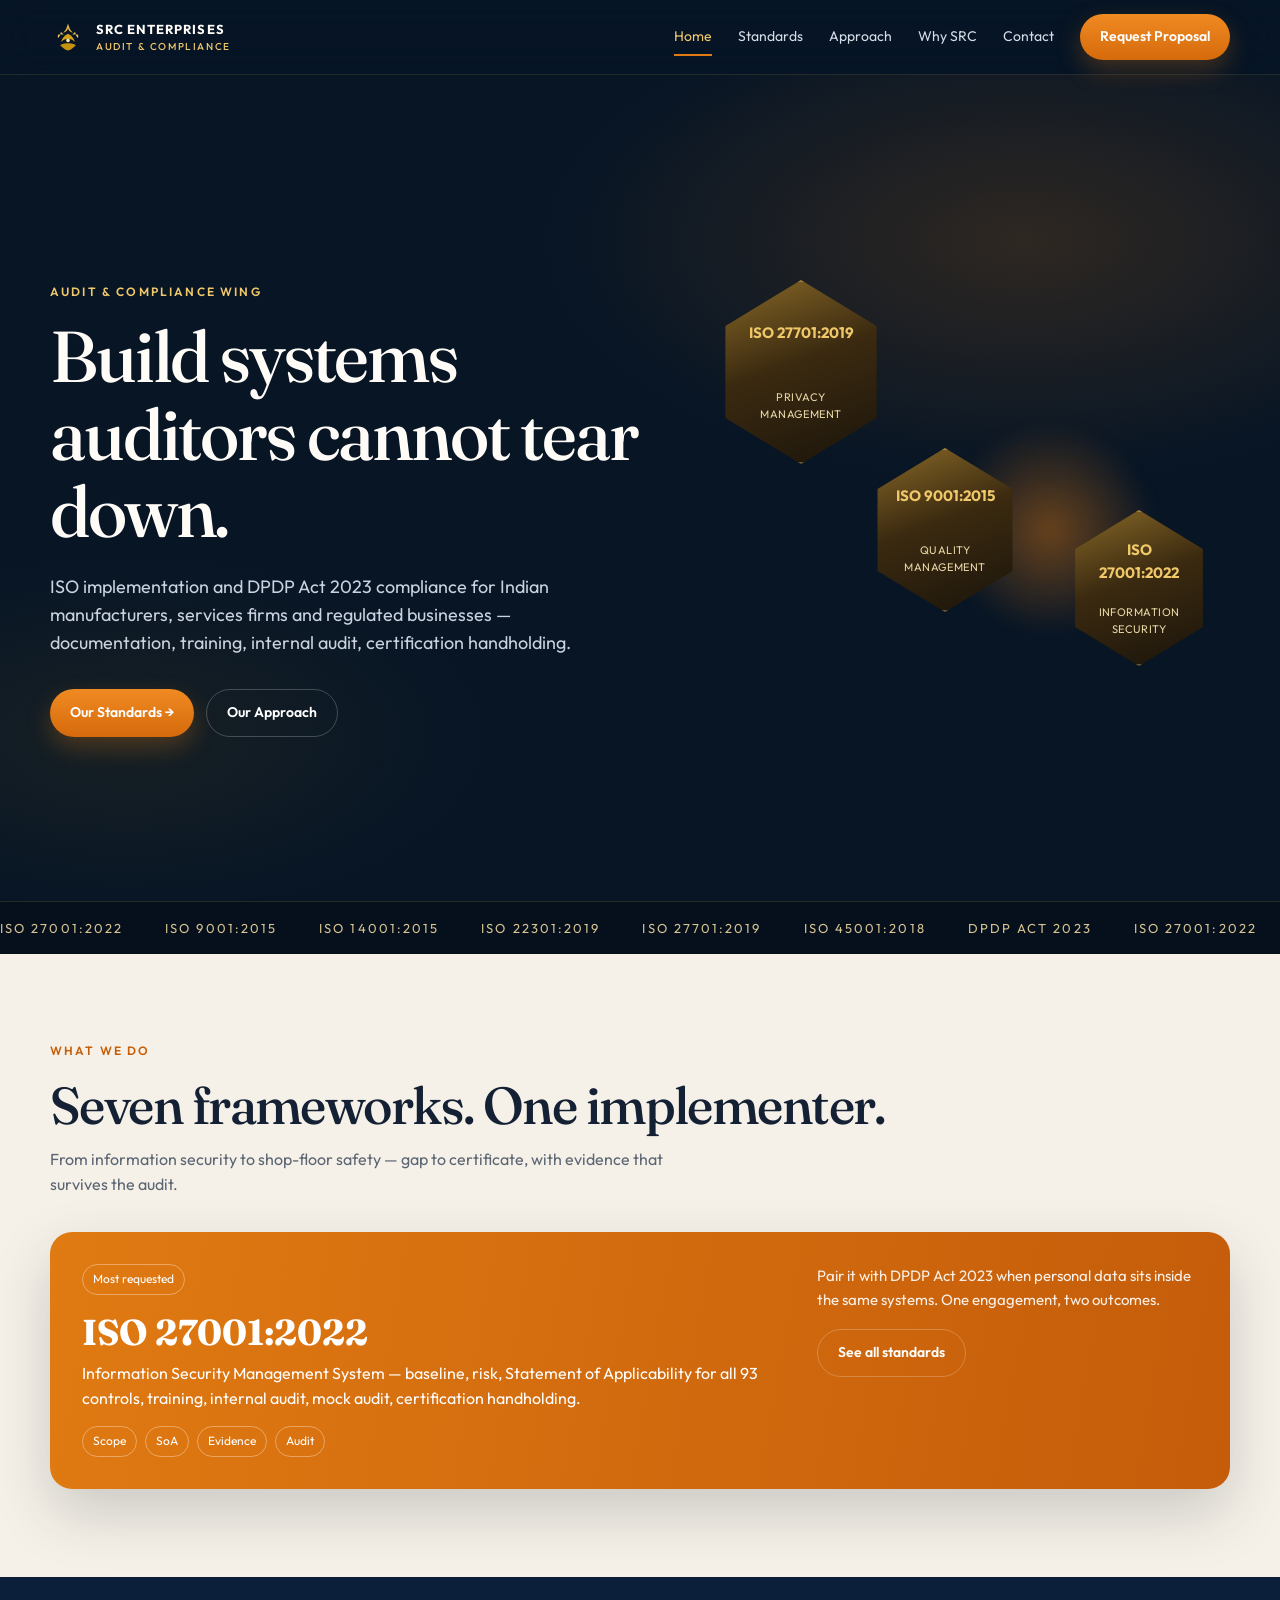
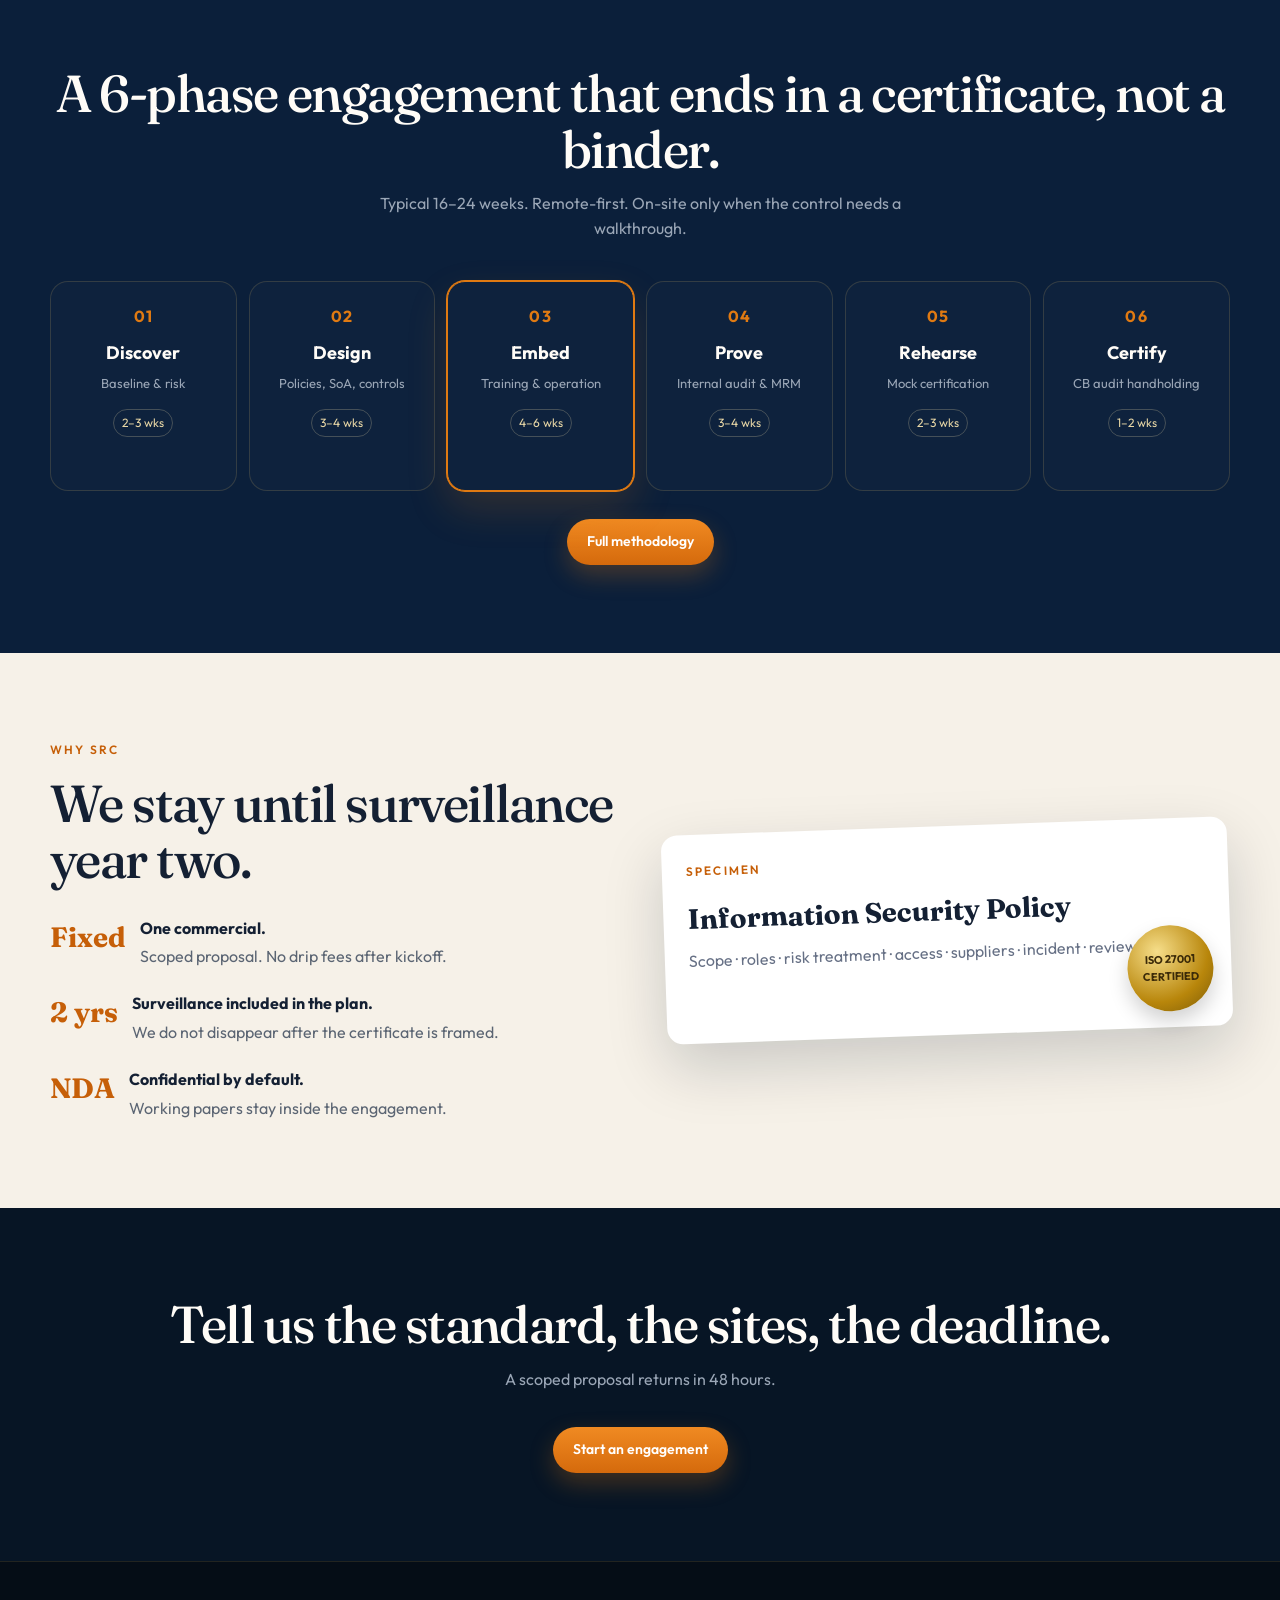
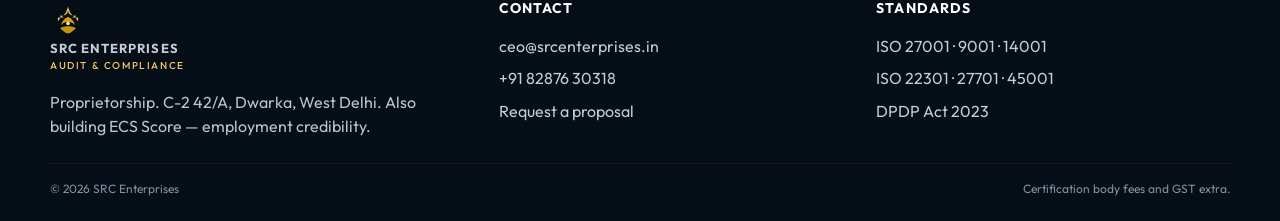
<file: index.html>
<!DOCTYPE html>
<html lang="en">
<head>
  <meta charset="UTF-8" />
  <meta name="viewport" content="width=device-width, initial-scale=1.0" />
  <title>SRC Enterprises — Audit & Compliance</title>
  <meta name="description" content="ISO implementation and DPDP Act 2023 compliance. Documentation, training, internal audit, certification handholding." />
  <link rel="icon" href="assets/logo.svg" type="image/svg+xml" />
  <link rel="preconnect" href="https://fonts.googleapis.com" />
  <link href="https://fonts.googleapis.com/css2?family=Fraunces:opsz,wght@9..144,500;9..144,600&family=Outfit:wght@400;500;600;700&display=swap" rel="stylesheet" />
  <link rel="stylesheet" href="assets/site.css" />
</head>
<body>
  <header class="nav">
    <div class="wrap nav-row">
      <a class="brand" href="index.html">
        <img src="assets/logo.svg" alt="SRC lotus" />
        <div class="brand-name">SRC ENTERPRISES<span>AUDIT & COMPLIANCE</span></div>
      </a>
      <nav class="nav-links">
        <a class="active" href="index.html">Home</a>
        <a href="standards.html">Standards</a>
        <a href="approach.html">Approach</a>
        <a href="why.html">Why SRC</a>
        <a href="contact.html">Contact</a>
        <a class="btn btn-orange" href="contact.html">Request Proposal</a>
      </nav>
      <button class="menu-btn" aria-label="Menu">☰</button>
    </div>
  </header>

  <section class="hero">
    <div class="wrap hero-grid">
      <div>
        <p class="eyebrow reveal">Audit & Compliance Wing</p>
        <h1 class="reveal d1">Build systems auditors cannot tear down.</h1>
        <p class="lede reveal d2">ISO implementation and DPDP Act 2023 compliance for Indian manufacturers, services firms and regulated businesses — documentation, training, internal audit, certification handholding.</p>
        <div class="cta-row reveal d3">
          <a class="btn btn-orange" href="standards.html">Our Standards →</a>
          <a class="btn btn-ghost" href="approach.html">Our Approach</a>
        </div>
      </div>
      <div class="badge-stage" aria-hidden="true">
        <div class="orb"></div>
        <div class="hex"><b>ISO 9001:2015</b><small>QUALITY MANAGEMENT</small></div>
        <div class="hex"><b>ISO 27001:2022</b><small>INFORMATION SECURITY</small></div>
        <div class="hex"><b>ISO 27701:2019</b><small>PRIVACY MANAGEMENT</small></div>
      </div>
    </div>
  </section>

  <div class="ticker">
    <div class="ticker-track">
      <span>ISO 27001:2022</span><span>ISO 9001:2015</span><span>ISO 14001:2015</span><span>ISO 22301:2019</span><span>ISO 27701:2019</span><span>ISO 45001:2018</span><span>DPDP Act 2023</span>
      <span>ISO 27001:2022</span><span>ISO 9001:2015</span><span>ISO 14001:2015</span><span>ISO 22301:2019</span><span>ISO 27701:2019</span><span>ISO 45001:2018</span><span>DPDP Act 2023</span>
    </div>
  </div>

  <section class="section cream">
    <div class="wrap">
      <p class="eyebrow" style="color:#c65f08">What we do</p>
      <h2>Seven frameworks. One implementer.</h2>
      <p class="sub" style="margin-left:0">From information security to shop-floor safety — gap to certificate, with evidence that survives the audit.</p>
      <div class="std-feature">
        <div>
          <p class="pill" style="display:inline-block;margin-bottom:10px">Most requested</p>
          <h3>ISO 27001:2022</h3>
          <p>Information Security Management System — baseline, risk, Statement of Applicability for all 93 controls, training, internal audit, mock audit, certification handholding.</p>
          <div class="pills"><span class="pill">Scope</span><span class="pill">SoA</span><span class="pill">Evidence</span><span class="pill">Audit</span></div>
        </div>
        <div>
          <p style="opacity:.9;font-size:15px">Pair it with DPDP Act 2023 when personal data sits inside the same systems. One engagement, two outcomes.</p>
          <a class="btn btn-ghost" style="margin-top:18px" href="standards.html">See all standards</a>
        </div>
      </div>
    </div>
  </section>

  <section class="section navy">
    <div class="wrap center">
      <h2>A 6-phase engagement that ends in a certificate, not a binder.</h2>
      <p class="sub" style="color:#9aa6b6">Typical 16–24 weeks. Remote-first. On-site only when the control needs a walkthrough.</p>
      <div class="timeline">
        <article class="step"><div class="n">01</div><h3>Discover</h3><p>Baseline & risk</p><span class="chip">2–3 wks</span></article>
        <article class="step"><div class="n">02</div><h3>Design</h3><p>Policies, SoA, controls</p><span class="chip">3–4 wks</span></article>
        <article class="step active"><div class="n">03</div><h3>Embed</h3><p>Training & operation</p><span class="chip">4–6 wks</span></article>
        <article class="step"><div class="n">04</div><h3>Prove</h3><p>Internal audit & MRM</p><span class="chip">3–4 wks</span></article>
        <article class="step"><div class="n">05</div><h3>Rehearse</h3><p>Mock certification</p><span class="chip">2–3 wks</span></article>
        <article class="step"><div class="n">06</div><h3>Certify</h3><p>CB audit handholding</p><span class="chip">1–2 wks</span></article>
      </div>
      <p style="margin-top:28px"><a class="btn btn-orange" href="approach.html">Full methodology</a></p>
    </div>
  </section>

  <section class="section cream">
    <div class="wrap split">
      <div>
        <p class="eyebrow" style="color:#c65f08">Why SRC</p>
        <h2>We stay until surveillance year two.</h2>
        <div class="proof">
          <div class="proof-item"><strong>Fixed</strong><div><b>One commercial.</b><p class="sub" style="margin:4px 0 0">Scoped proposal. No drip fees after kickoff.</p></div></div>
          <div class="proof-item"><strong>2 yrs</strong><div><b>Surveillance included in the plan.</b><p class="sub" style="margin:4px 0 0">We do not disappear after the certificate is framed.</p></div></div>
          <div class="proof-item"><strong>NDA</strong><div><b>Confidential by default.</b><p class="sub" style="margin:4px 0 0">Working papers stay inside the engagement.</p></div></div>
        </div>
      </div>
      <div style="position:relative">
        <div class="paper">
          <p class="eyebrow" style="color:#c65f08">Specimen</p>
          <h3 style="font-family:Fraunces,serif;font-size:28px;margin-bottom:8px">Information Security Policy</h3>
          <p style="color:#667085">Scope · roles · risk treatment · access · suppliers · incident · review.</p>
          <div class="seal">ISO 27001<br/>CERTIFIED</div>
        </div>
      </div>
    </div>
  </section>

  <section class="section" style="background:#071525">
    <div class="wrap center">
      <h2>Tell us the standard, the sites, the deadline.</h2>
      <p class="sub" style="color:#9aa6b6">A scoped proposal returns in 48 hours.</p>
      <a class="btn btn-orange" href="contact.html">Start an engagement</a>
    </div>
  </section>

  <footer>
    <div class="wrap foot">
      <div>
        <a class="brand" href="index.html"><img src="assets/logo.svg" alt="" /><div class="brand-name">SRC ENTERPRISES<span>AUDIT & COMPLIANCE</span></div></a>
        <p style="margin-top:12px;max-width:36ch">Proprietorship. C-2 42/A, Dwarka, West Delhi. Also building ECS Score — employment credibility.</p>
      </div>
      <div>
        <h4>Contact</h4>
        <a href="mailto:ceo@srcenterprises.in">ceo@srcenterprises.in</a>
        <a href="tel:+918287630318">+91 82876 30318</a>
        <a href="contact.html">Request a proposal</a>
      </div>
      <div>
        <h4>Standards</h4>
        <a href="standards.html">ISO 27001 · 9001 · 14001</a>
        <a href="standards.html">ISO 22301 · 27701 · 45001</a>
        <a href="standards.html">DPDP Act 2023</a>
      </div>
    </div>
    <div class="wrap legal"><span>© 2026 SRC Enterprises</span><span>Certification body fees and GST extra.</span></div>
  </footer>
  <script src="assets/site.js"></script>
</body>
</html>
</file>
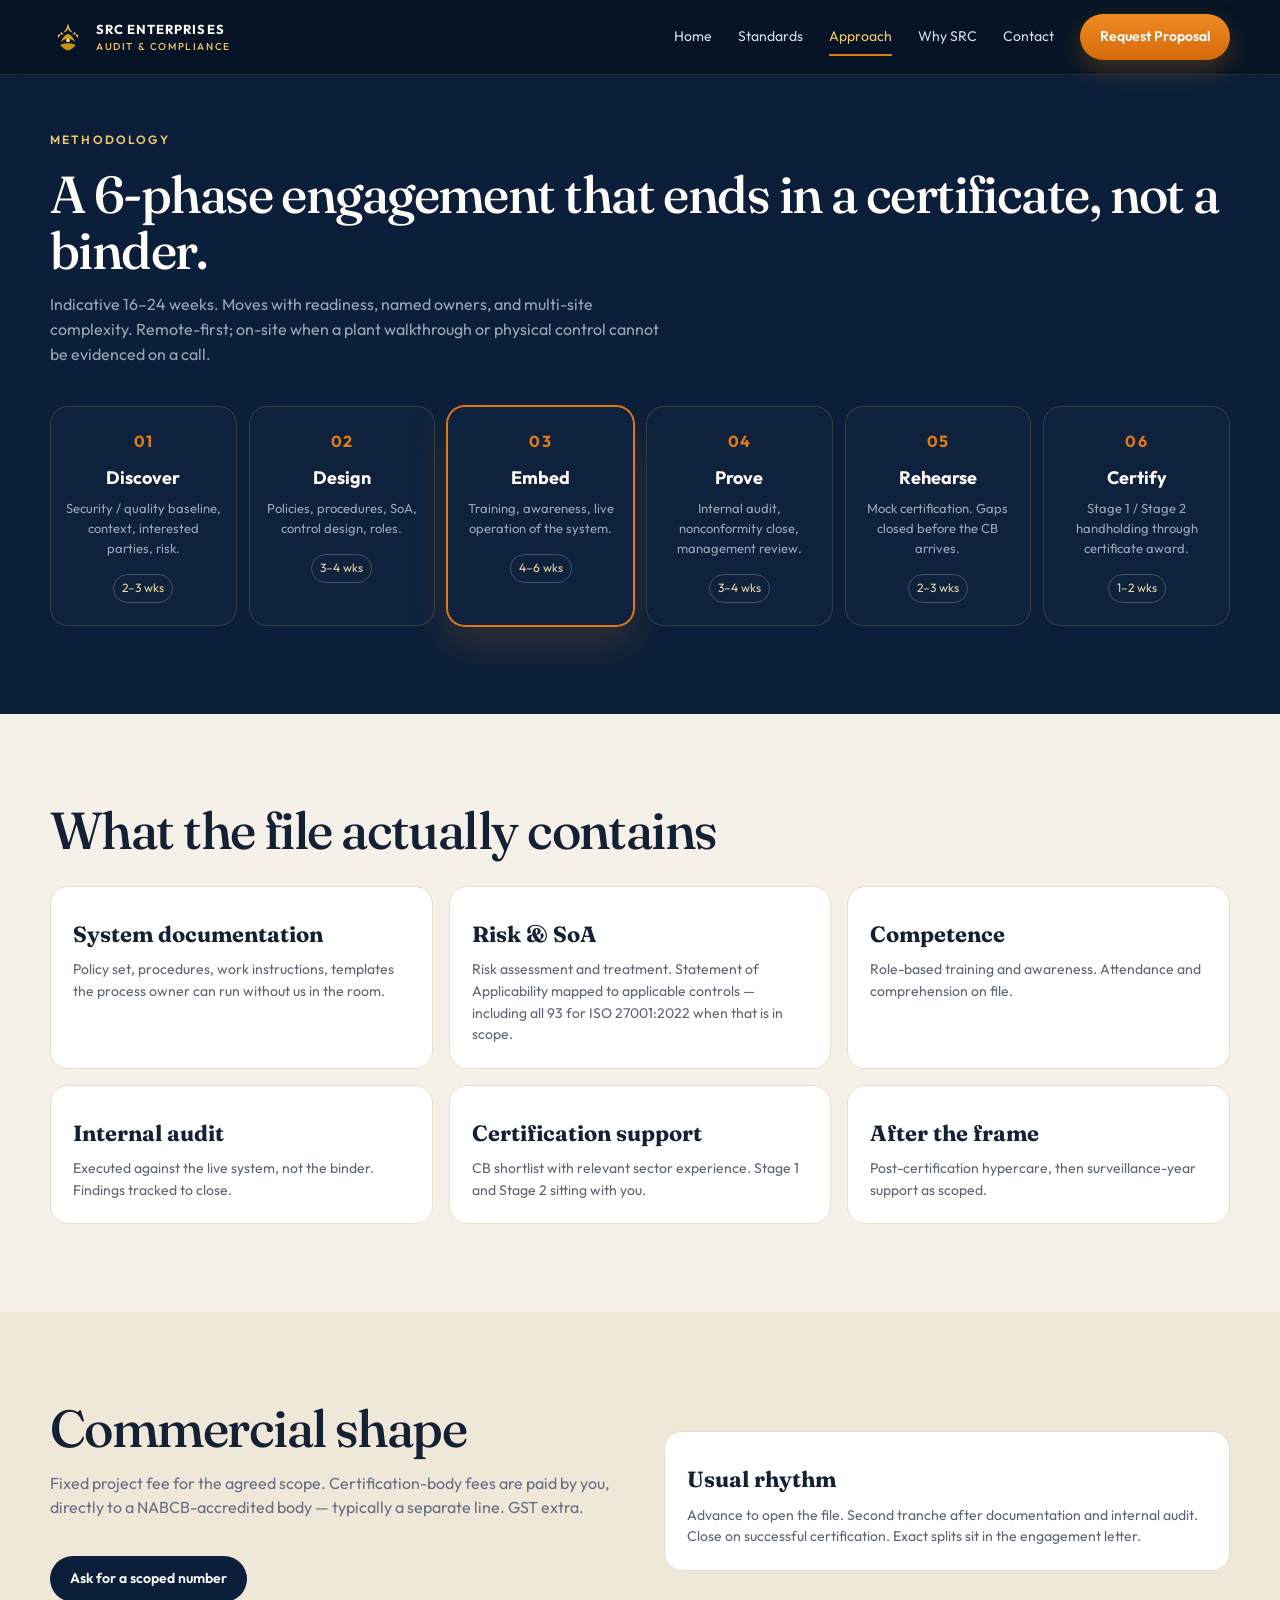
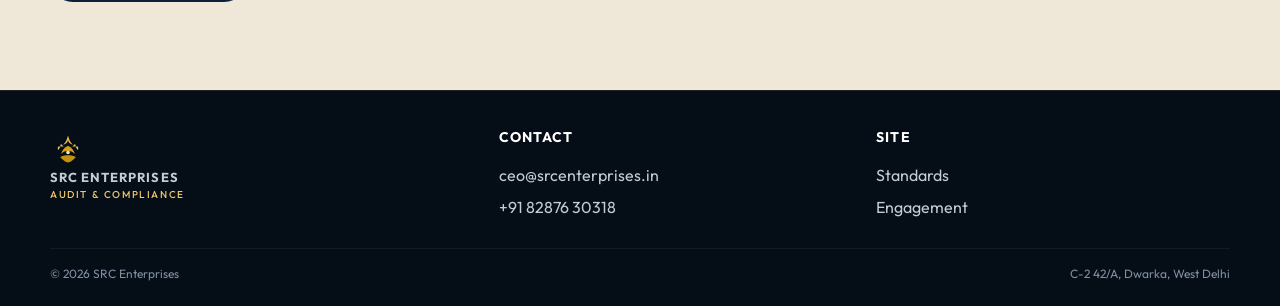
<file: approach.html>
<!DOCTYPE html>
<html lang="en">
<head>
  <meta charset="UTF-8" />
  <meta name="viewport" content="width=device-width, initial-scale=1.0" />
  <title>Approach — SRC Enterprises</title>
  <link rel="icon" href="assets/logo.svg" type="image/svg+xml" />
  <link href="https://fonts.googleapis.com/css2?family=Fraunces:opsz,wght@9..144,500;9..144,600&family=Outfit:wght@400;500;600;700&display=swap" rel="stylesheet" />
  <link rel="stylesheet" href="assets/site.css" />
</head>
<body>
  <header class="nav">
    <div class="wrap nav-row">
      <a class="brand" href="index.html"><img src="assets/logo.svg" alt="" /><div class="brand-name">SRC ENTERPRISES<span>AUDIT & COMPLIANCE</span></div></a>
      <nav class="nav-links">
        <a href="index.html">Home</a>
        <a href="standards.html">Standards</a>
        <a class="active" href="approach.html">Approach</a>
        <a href="why.html">Why SRC</a>
        <a href="contact.html">Contact</a>
        <a class="btn btn-orange" href="contact.html">Request Proposal</a>
      </nav>
      <button class="menu-btn" aria-label="Menu">☰</button>
    </div>
  </header>

  <section class="section navy" style="padding-top:56px;min-height:70vh">
    <div class="wrap">
      <p class="eyebrow">Methodology</p>
      <h2>A 6-phase engagement that ends in a certificate, not a binder.</h2>
      <p class="sub" style="margin-left:0;color:#9aa6b6">Indicative 16–24 weeks. Moves with readiness, named owners, and multi-site complexity. Remote-first; on-site when a plant walkthrough or physical control cannot be evidenced on a call.</p>
      <div class="timeline">
        <article class="step"><div class="n">01</div><h3>Discover</h3><p>Security / quality baseline, context, interested parties, risk.</p><span class="chip">2–3 wks</span></article>
        <article class="step"><div class="n">02</div><h3>Design</h3><p>Policies, procedures, SoA, control design, roles.</p><span class="chip">3–4 wks</span></article>
        <article class="step active"><div class="n">03</div><h3>Embed</h3><p>Training, awareness, live operation of the system.</p><span class="chip">4–6 wks</span></article>
        <article class="step"><div class="n">04</div><h3>Prove</h3><p>Internal audit, nonconformity close, management review.</p><span class="chip">3–4 wks</span></article>
        <article class="step"><div class="n">05</div><h3>Rehearse</h3><p>Mock certification. Gaps closed before the CB arrives.</p><span class="chip">2–3 wks</span></article>
        <article class="step"><div class="n">06</div><h3>Certify</h3><p>Stage 1 / Stage 2 handholding through certificate award.</p><span class="chip">1–2 wks</span></article>
      </div>
    </div>
  </section>

  <section class="section cream">
    <div class="wrap">
      <h2>What the file actually contains</h2>
      <div class="grid-3" style="margin-top:28px">
        <article class="card"><h3>System documentation</h3><p>Policy set, procedures, work instructions, templates the process owner can run without us in the room.</p></article>
        <article class="card"><h3>Risk & SoA</h3><p>Risk assessment and treatment. Statement of Applicability mapped to applicable controls — including all 93 for ISO 27001:2022 when that is in scope.</p></article>
        <article class="card"><h3>Competence</h3><p>Role-based training and awareness. Attendance and comprehension on file.</p></article>
        <article class="card"><h3>Internal audit</h3><p>Executed against the live system, not the binder. Findings tracked to close.</p></article>
        <article class="card"><h3>Certification support</h3><p>CB shortlist with relevant sector experience. Stage 1 and Stage 2 sitting with you.</p></article>
        <article class="card"><h3>After the frame</h3><p>Post-certification hypercare, then surveillance-year support as scoped.</p></article>
      </div>
    </div>
  </section>

  <section class="section cream-2">
    <div class="wrap split">
      <div>
        <h2>Commercial shape</h2>
        <p class="sub" style="margin-left:0">Fixed project fee for the agreed scope. Certification-body fees are paid by you, directly to a NABCB-accredited body — typically a separate line. GST extra.</p>
        <a class="btn btn-navy" href="contact.html">Ask for a scoped number</a>
      </div>
      <div class="card">
        <h3>Usual rhythm</h3>
        <p>Advance to open the file. Second tranche after documentation and internal audit. Close on successful certification. Exact splits sit in the engagement letter.</p>
      </div>
    </div>
  </section>

  <footer>
    <div class="wrap foot">
      <div><a class="brand" href="index.html"><img src="assets/logo.svg" alt="" /><div class="brand-name">SRC ENTERPRISES<span>AUDIT & COMPLIANCE</span></div></a></div>
      <div><h4>Contact</h4><a href="mailto:ceo@srcenterprises.in">ceo@srcenterprises.in</a><a href="tel:+918287630318">+91 82876 30318</a></div>
      <div><h4>Site</h4><a href="standards.html">Standards</a><a href="contact.html">Engagement</a></div>
    </div>
    <div class="wrap legal"><span>© 2026 SRC Enterprises</span><span>C-2 42/A, Dwarka, West Delhi</span></div>
  </footer>
  <script src="assets/site.js"></script>
</body>
</html>
</file>
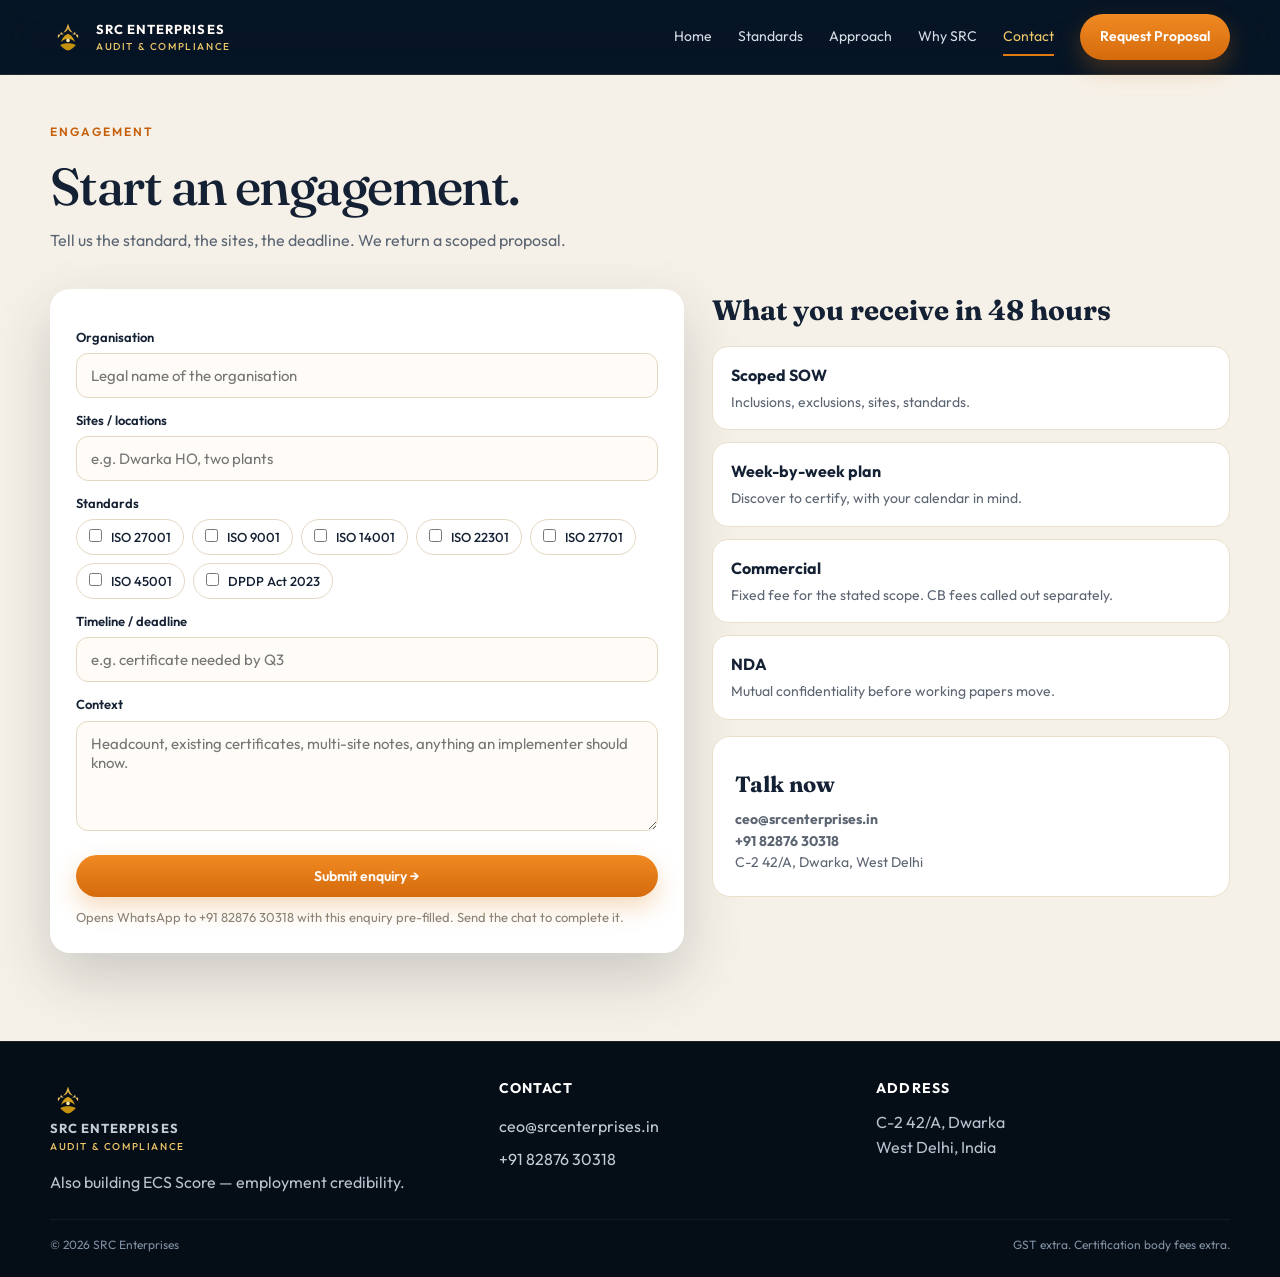
<file: contact.html>
<!DOCTYPE html>
<html lang="en">
<head>
  <meta charset="UTF-8" />
  <meta name="viewport" content="width=device-width, initial-scale=1.0" />
  <title>Contact — SRC Enterprises</title>
  <link rel="icon" href="assets/logo.svg" type="image/svg+xml" />
  <link href="https://fonts.googleapis.com/css2?family=Fraunces:opsz,wght@9..144,500;9..144,600&family=Outfit:wght@400;500;600;700&display=swap" rel="stylesheet" />
  <link rel="stylesheet" href="assets/site.css" />
</head>
<body>
  <header class="nav">
    <div class="wrap nav-row">
      <a class="brand" href="index.html"><img src="assets/logo.svg" alt="" /><div class="brand-name">SRC ENTERPRISES<span>AUDIT & COMPLIANCE</span></div></a>
      <nav class="nav-links">
        <a href="index.html">Home</a>
        <a href="standards.html">Standards</a>
        <a href="approach.html">Approach</a>
        <a href="why.html">Why SRC</a>
        <a class="active" href="contact.html">Contact</a>
        <a class="btn btn-orange" href="contact.html">Request Proposal</a>
      </nav>
      <button class="menu-btn" aria-label="Menu">☰</button>
    </div>
  </header>

  <section class="section cream" style="padding-top:48px">
    <div class="wrap">
      <p class="eyebrow" style="color:#c65f08">Engagement</p>
      <h2>Start an engagement.</h2>
      <p class="sub" style="margin-left:0">Tell us the standard, the sites, the deadline. We return a scoped proposal.</p>

      <div class="form-grid">
        <form id="enquiry-form">
          <div class="success">WhatsApp opened with your enquiry. Send the message to reach +91 82876 30318.</div>
          <label for="org">Organisation</label>
          <input id="org" name="org" required placeholder="Legal name of the organisation" />

          <label for="sites">Sites / locations</label>
          <input id="sites" name="sites" placeholder="e.g. Dwarka HO, two plants" />

          <label>Standards</label>
          <div class="std-pick">
            <label class="chk"><input type="checkbox" name="standard" value="ISO 27001" /> ISO 27001</label>
            <label class="chk"><input type="checkbox" name="standard" value="ISO 9001" /> ISO 9001</label>
            <label class="chk"><input type="checkbox" name="standard" value="ISO 14001" /> ISO 14001</label>
            <label class="chk"><input type="checkbox" name="standard" value="ISO 22301" /> ISO 22301</label>
            <label class="chk"><input type="checkbox" name="standard" value="ISO 27701" /> ISO 27701</label>
            <label class="chk"><input type="checkbox" name="standard" value="ISO 45001" /> ISO 45001</label>
            <label class="chk"><input type="checkbox" name="standard" value="DPDP Act 2023" /> DPDP Act 2023</label>
          </div>

          <label for="timeline">Timeline / deadline</label>
          <input id="timeline" name="timeline" placeholder="e.g. certificate needed by Q3" />

          <label for="message">Context</label>
          <textarea id="message" name="message" placeholder="Headcount, existing certificates, multi-site notes, anything an implementer should know."></textarea>

          <button class="btn btn-orange" type="submit" style="margin-top:18px;width:100%">Submit enquiry →</button>
          <p class="note">Opens WhatsApp to +91 82876 30318 with this enquiry pre-filled. Send the chat to complete it.</p>
        </form>

        <div>
          <h3 style="font-family:Fraunces,serif;font-size:28px;margin-bottom:14px">What you receive in 48 hours</h3>
          <div class="recv">
            <article><h3>Scoped SOW</h3><p>Inclusions, exclusions, sites, standards.</p></article>
            <article><h3>Week-by-week plan</h3><p>Discover to certify, with your calendar in mind.</p></article>
            <article><h3>Commercial</h3><p>Fixed fee for the stated scope. CB fees called out separately.</p></article>
            <article><h3>NDA</h3><p>Mutual confidentiality before working papers move.</p></article>
          </div>
          <div class="card" style="margin-top:16px">
            <h3>Talk now</h3>
            <p><a href="mailto:ceo@srcenterprises.in"><b>ceo@srcenterprises.in</b></a><br/>
            <a href="tel:+918287630318"><b>+91 82876 30318</b></a><br/>
            C-2 42/A, Dwarka, West Delhi</p>
          </div>
        </div>
      </div>
    </div>
  </section>

  <footer>
    <div class="wrap foot">
      <div>
        <a class="brand" href="index.html"><img src="assets/logo.svg" alt="" /><div class="brand-name">SRC ENTERPRISES<span>AUDIT & COMPLIANCE</span></div></a>
        <p style="margin-top:12px">Also building ECS Score — employment credibility.</p>
      </div>
      <div>
        <h4>Contact</h4>
        <a href="mailto:ceo@srcenterprises.in">ceo@srcenterprises.in</a>
        <a href="tel:+918287630318">+91 82876 30318</a>
      </div>
      <div>
        <h4>Address</h4>
        <p>C-2 42/A, Dwarka<br/>West Delhi, India</p>
      </div>
    </div>
    <div class="wrap legal"><span>© 2026 SRC Enterprises</span><span>GST extra. Certification body fees extra.</span></div>
  </footer>
  <script src="assets/site.js"></script>
</body>
</html>
</file>
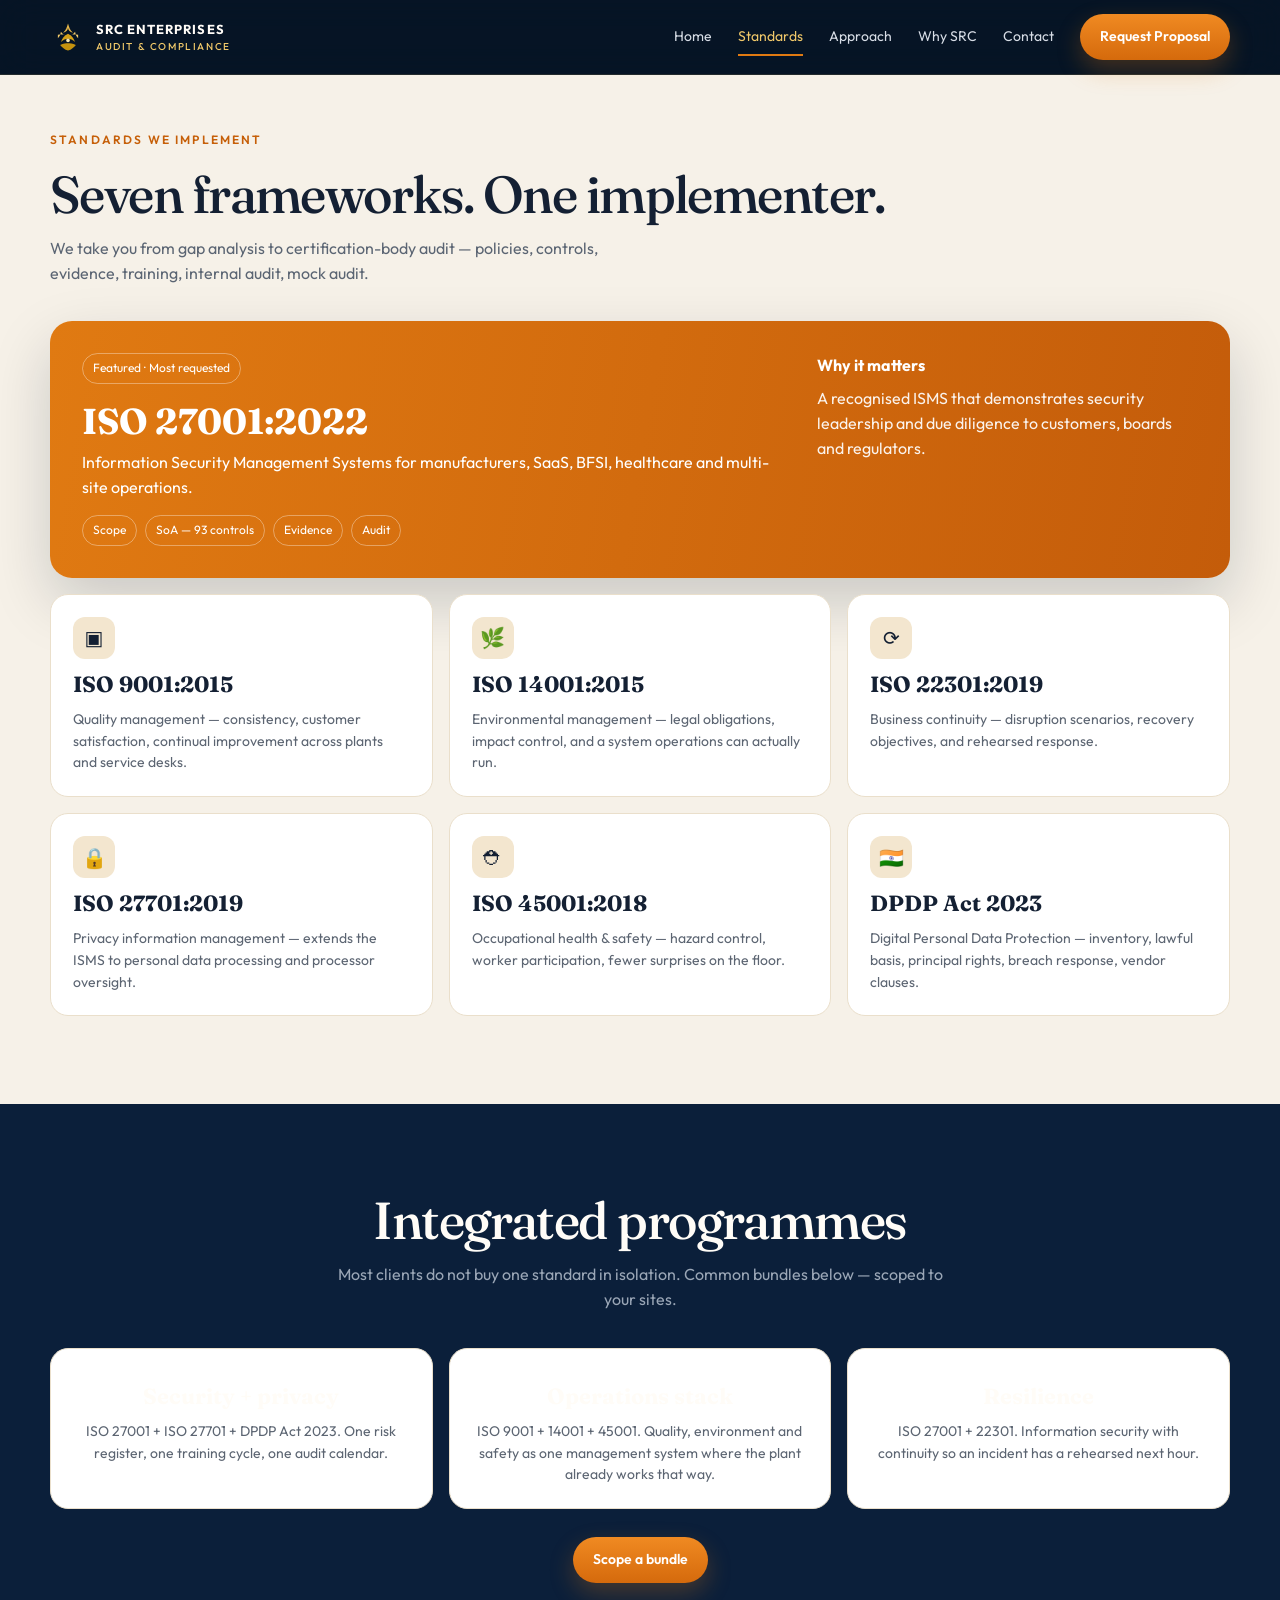
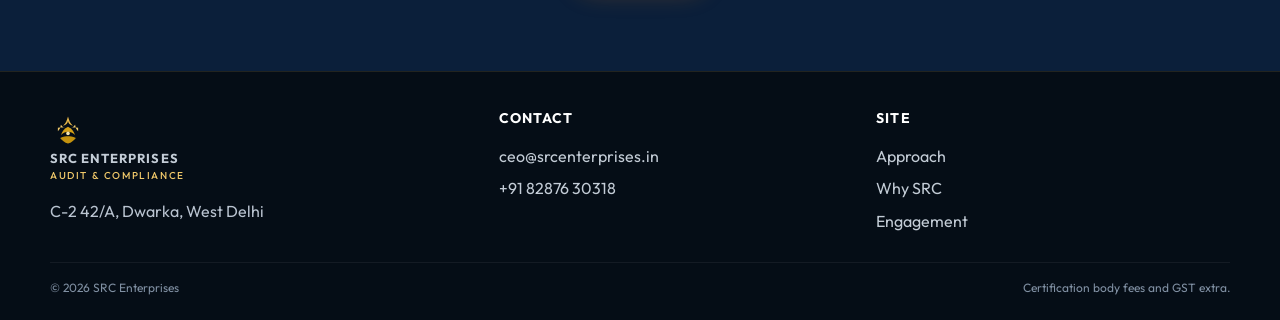
<file: standards.html>
<!DOCTYPE html>
<html lang="en">
<head>
  <meta charset="UTF-8" />
  <meta name="viewport" content="width=device-width, initial-scale=1.0" />
  <title>Standards — SRC Enterprises</title>
  <link rel="icon" href="assets/logo.svg" type="image/svg+xml" />
  <link href="https://fonts.googleapis.com/css2?family=Fraunces:opsz,wght@9..144,500;9..144,600&family=Outfit:wght@400;500;600;700&display=swap" rel="stylesheet" />
  <link rel="stylesheet" href="assets/site.css" />
</head>
<body>
  <header class="nav">
    <div class="wrap nav-row">
      <a class="brand" href="index.html"><img src="assets/logo.svg" alt="" /><div class="brand-name">SRC ENTERPRISES<span>AUDIT & COMPLIANCE</span></div></a>
      <nav class="nav-links">
        <a href="index.html">Home</a>
        <a class="active" href="standards.html">Standards</a>
        <a href="approach.html">Approach</a>
        <a href="why.html">Why SRC</a>
        <a href="contact.html">Contact</a>
        <a class="btn btn-orange" href="contact.html">Request Proposal</a>
      </nav>
      <button class="menu-btn" aria-label="Menu">☰</button>
    </div>
  </header>

  <section class="section cream" style="padding-top:56px">
    <div class="wrap">
      <p class="eyebrow" style="color:#c65f08">Standards we implement</p>
      <h2>Seven frameworks. One implementer.</h2>
      <p class="sub" style="margin-left:0">We take you from gap analysis to certification-body audit — policies, controls, evidence, training, internal audit, mock audit.</p>

      <div class="std-feature">
        <div>
          <p class="pill" style="display:inline-block;margin-bottom:10px">Featured · Most requested</p>
          <h3>ISO 27001:2022</h3>
          <p>Information Security Management Systems for manufacturers, SaaS, BFSI, healthcare and multi-site operations.</p>
          <div class="pills"><span class="pill">Scope</span><span class="pill">SoA — 93 controls</span><span class="pill">Evidence</span><span class="pill">Audit</span></div>
        </div>
        <div>
          <p><b>Why it matters</b></p>
          <p style="opacity:.92;margin-top:8px">A recognised ISMS that demonstrates security leadership and due diligence to customers, boards and regulators.</p>
        </div>
      </div>

      <div class="grid-3" style="margin-top:16px">
        <article class="card"><div class="ico">▣</div><h3>ISO 9001:2015</h3><p>Quality management — consistency, customer satisfaction, continual improvement across plants and service desks.</p></article>
        <article class="card"><div class="ico">🌿</div><h3>ISO 14001:2015</h3><p>Environmental management — legal obligations, impact control, and a system operations can actually run.</p></article>
        <article class="card"><div class="ico">⟳</div><h3>ISO 22301:2019</h3><p>Business continuity — disruption scenarios, recovery objectives, and rehearsed response.</p></article>
        <article class="card"><div class="ico">🔒</div><h3>ISO 27701:2019</h3><p>Privacy information management — extends the ISMS to personal data processing and processor oversight.</p></article>
        <article class="card"><div class="ico">⛑</div><h3>ISO 45001:2018</h3><p>Occupational health & safety — hazard control, worker participation, fewer surprises on the floor.</p></article>
        <article class="card"><div class="ico">🇮🇳</div><h3>DPDP Act 2023</h3><p>Digital Personal Data Protection — inventory, lawful basis, principal rights, breach response, vendor clauses.</p></article>
      </div>
    </div>
  </section>

  <section class="section navy">
    <div class="wrap center">
      <h2>Integrated programmes</h2>
      <p class="sub" style="color:#9aa6b6">Most clients do not buy one standard in isolation. Common bundles below — scoped to your sites.</p>
      <div class="grid-3">
        <article class="card"><h3>Security + privacy</h3><p>ISO 27001 + ISO 27701 + DPDP Act 2023. One risk register, one training cycle, one audit calendar.</p></article>
        <article class="card"><h3>Operations stack</h3><p>ISO 9001 + 14001 + 45001. Quality, environment and safety as one management system where the plant already works that way.</p></article>
        <article class="card"><h3>Resilience</h3><p>ISO 27001 + 22301. Information security with continuity so an incident has a rehearsed next hour.</p></article>
      </div>
      <p style="margin-top:28px"><a class="btn btn-orange" href="contact.html">Scope a bundle</a></p>
    </div>
  </section>

  <footer>
    <div class="wrap foot">
      <div>
        <a class="brand" href="index.html"><img src="assets/logo.svg" alt="" /><div class="brand-name">SRC ENTERPRISES<span>AUDIT & COMPLIANCE</span></div></a>
        <p style="margin-top:12px">C-2 42/A, Dwarka, West Delhi</p>
      </div>
      <div><h4>Contact</h4><a href="mailto:ceo@srcenterprises.in">ceo@srcenterprises.in</a><a href="tel:+918287630318">+91 82876 30318</a></div>
      <div><h4>Site</h4><a href="approach.html">Approach</a><a href="why.html">Why SRC</a><a href="contact.html">Engagement</a></div>
    </div>
    <div class="wrap legal"><span>© 2026 SRC Enterprises</span><span>Certification body fees and GST extra.</span></div>
  </footer>
  <script src="assets/site.js"></script>
</body>
</html>
</file>
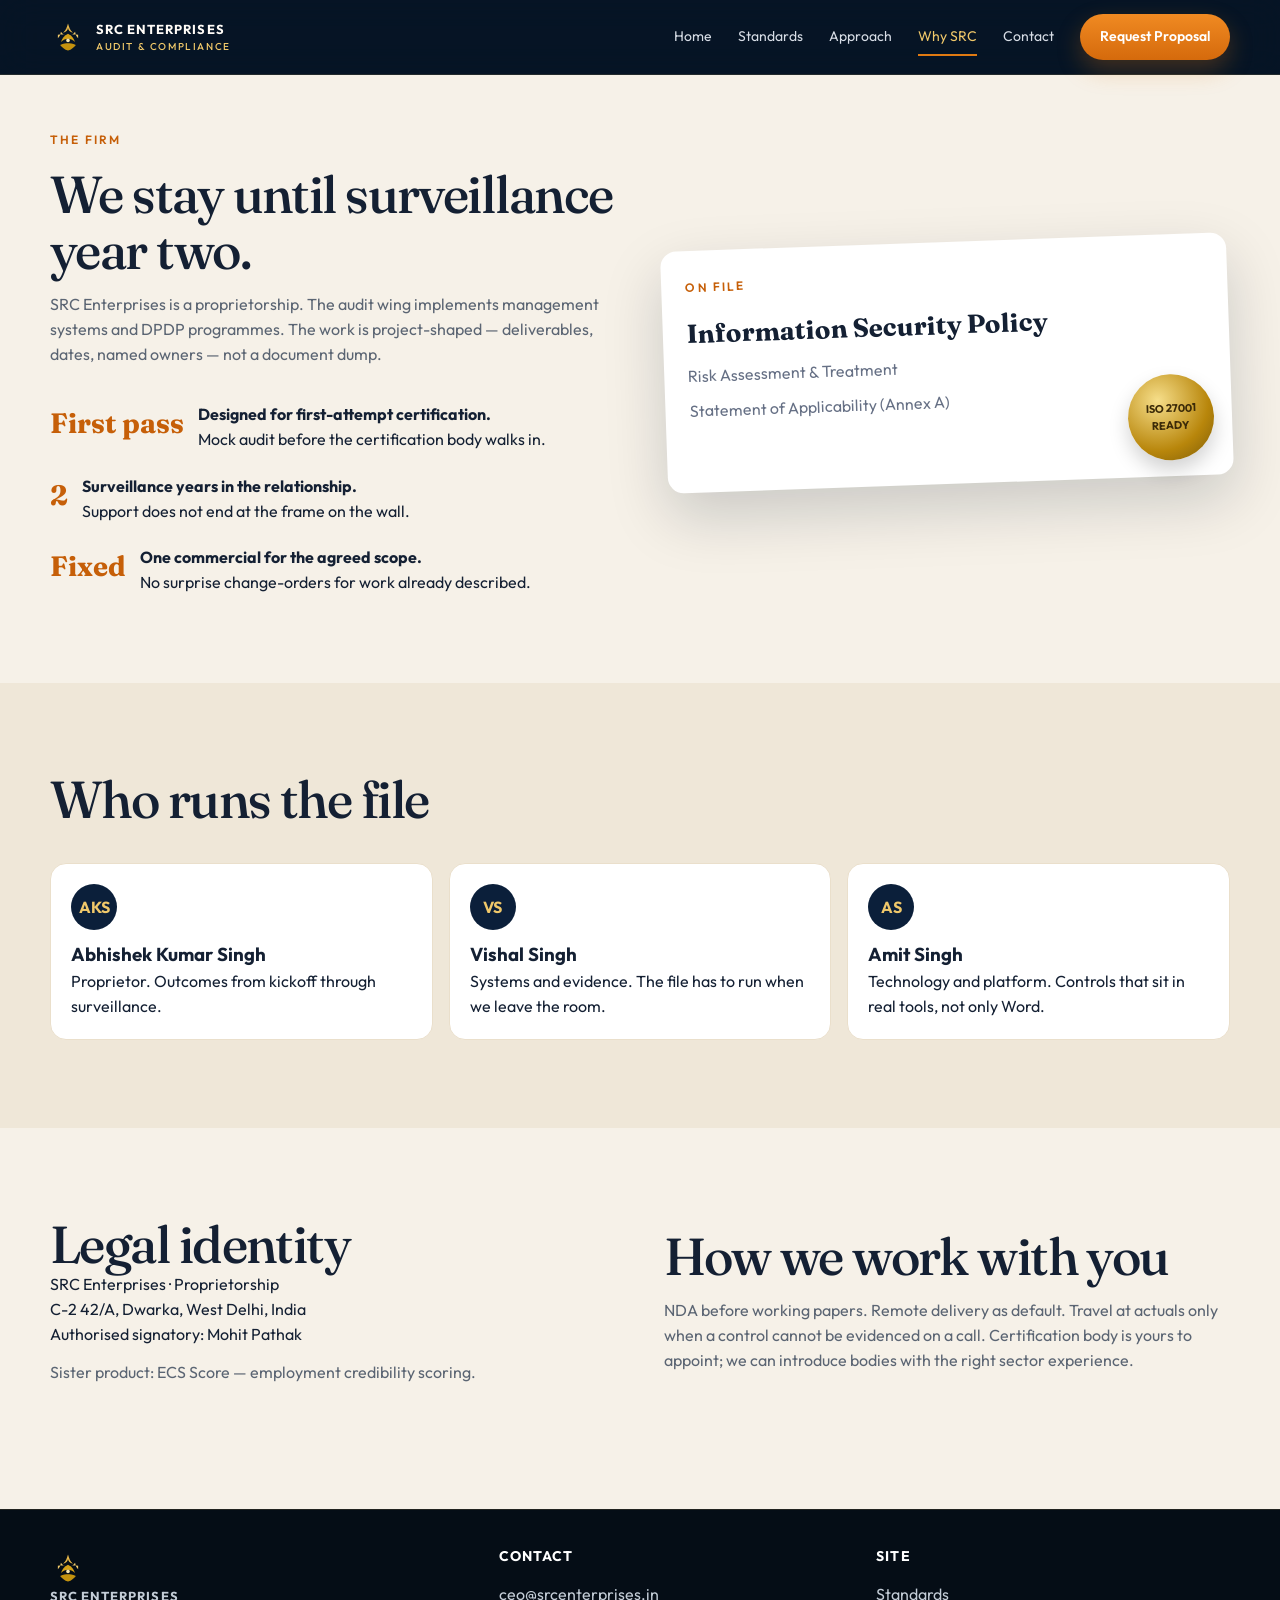
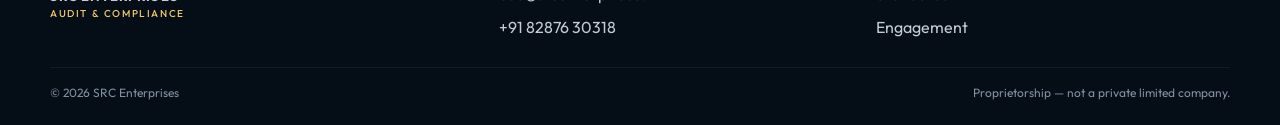
<file: why.html>
<!DOCTYPE html>
<html lang="en">
<head>
  <meta charset="UTF-8" />
  <meta name="viewport" content="width=device-width, initial-scale=1.0" />
  <title>Why SRC — SRC Enterprises</title>
  <link rel="icon" href="assets/logo.svg" type="image/svg+xml" />
  <link href="https://fonts.googleapis.com/css2?family=Fraunces:opsz,wght@9..144,500;9..144,600&family=Outfit:wght@400;500;600;700&display=swap" rel="stylesheet" />
  <link rel="stylesheet" href="assets/site.css" />
</head>
<body>
  <header class="nav">
    <div class="wrap nav-row">
      <a class="brand" href="index.html"><img src="assets/logo.svg" alt="" /><div class="brand-name">SRC ENTERPRISES<span>AUDIT & COMPLIANCE</span></div></a>
      <nav class="nav-links">
        <a href="index.html">Home</a>
        <a href="standards.html">Standards</a>
        <a href="approach.html">Approach</a>
        <a class="active" href="why.html">Why SRC</a>
        <a href="contact.html">Contact</a>
        <a class="btn btn-orange" href="contact.html">Request Proposal</a>
      </nav>
      <button class="menu-btn" aria-label="Menu">☰</button>
    </div>
  </header>

  <section class="section cream" style="padding-top:56px">
    <div class="wrap split">
      <div>
        <p class="eyebrow" style="color:#c65f08">The firm</p>
        <h2>We stay until surveillance year two.</h2>
        <p class="sub" style="margin-left:0">SRC Enterprises is a proprietorship. The audit wing implements management systems and DPDP programmes. The work is project-shaped — deliverables, dates, named owners — not a document dump.</p>
        <div class="proof">
          <div class="proof-item"><strong>First pass</strong><div><b>Designed for first-attempt certification.</b><p>Mock audit before the certification body walks in.</p></div></div>
          <div class="proof-item"><strong>2</strong><div><b>Surveillance years in the relationship.</b><p>Support does not end at the frame on the wall.</p></div></div>
          <div class="proof-item"><strong>Fixed</strong><div><b>One commercial for the agreed scope.</b><p>No surprise change-orders for work already described.</p></div></div>
        </div>
      </div>
      <div style="position:relative">
        <div class="paper">
          <p class="eyebrow" style="color:#c65f08">On file</p>
          <h3 style="font-family:Fraunces,serif;font-size:26px">Information Security Policy</h3>
          <p style="color:#667085;margin:10px 0">Risk Assessment & Treatment</p>
          <p style="color:#667085">Statement of Applicability (Annex A)</p>
          <div class="seal">ISO 27001<br/>READY</div>
        </div>
      </div>
    </div>
  </section>

  <section class="section cream-2">
    <div class="wrap">
      <h2>Who runs the file</h2>
      <div class="team">
        <article class="person"><div class="av">AKS</div><h3>Abhishek Kumar Singh</h3><p>Proprietor. Outcomes from kickoff through surveillance.</p></article>
        <article class="person"><div class="av">VS</div><h3>Vishal  Singh</h3><p>Systems and evidence. The file has to run when we leave the room.</p></article>
        <article class="person"><div class="av">AS</div><h3>Amit Singh</h3><p>Technology and platform. Controls that sit in real tools, not only Word.</p></article>
      </div>
    </div>
  </section>

  <section class="section cream">
    <div class="wrap split">
      <div>
        <h2>Legal identity</h2>
        <p>SRC Enterprises · Proprietorship<br/>C-2 42/A, Dwarka, West Delhi, India<br/>Authorised signatory: Mohit Pathak</p>
        <p class="sub" style="margin-left:0">Sister product: ECS Score — employment credibility scoring.</p>
      </div>
      <div>
        <h2>How we work with you</h2>
        <p class="sub" style="margin-left:0">NDA before working papers. Remote delivery as default. Travel at actuals only when a control cannot be evidenced on a call. Certification body is yours to appoint; we can introduce bodies with the right sector experience.</p>
      </div>
    </div>
  </section>

  <footer>
    <div class="wrap foot">
      <div><a class="brand" href="index.html"><img src="assets/logo.svg" alt="" /><div class="brand-name">SRC ENTERPRISES<span>AUDIT & COMPLIANCE</span></div></a></div>
      <div><h4>Contact</h4><a href="mailto:ceo@srcenterprises.in">ceo@srcenterprises.in</a><a href="tel:+918287630318">+91 82876 30318</a></div>
      <div><h4>Site</h4><a href="standards.html">Standards</a><a href="contact.html">Engagement</a></div>
    </div>
    <div class="wrap legal"><span>© 2026 SRC Enterprises</span><span>Proprietorship — not a private limited company.</span></div>
  </footer>
  <script src="assets/site.js"></script>
</body>
</html>
</file>
<file: assets/site.css>
:root {
  --navy: #071525;
  --navy-2: #0b1f3a;
  --navy-3: #122846;
  --ink: #142033;
  --cream: #f6f1e8;
  --cream-2: #efe7d8;
  --white: #fffcf7;
  --orange: #e07a12;
  --orange-2: #c65f08;
  --gold: #d4a017;
  --gold-2: #f0c86a;
  --line: rgba(212, 160, 23, 0.28);
  --muted: #6b7280;
  --ok: #1f7a4d;
  --shadow: 0 24px 60px rgba(7, 21, 37, 0.18);
  --radius: 18px;
}
* { box-sizing: border-box; margin: 0; padding: 0; }
html { scroll-behavior: smooth; }
html, body { background: var(--navy); color: var(--white); }
body {
  font-family: "Outfit", system-ui, sans-serif;
  line-height: 1.55;
  overflow-x: hidden;
}
img { max-width: 100%; display: block; }
a { color: inherit; text-decoration: none; }
button, input, select, textarea { font-family: inherit; }
.wrap { width: min(1180px, calc(100% - 40px)); margin: 0 auto; }

/* NAV */
.nav {
  position: sticky; top: 0; z-index: 50;
  backdrop-filter: blur(18px);
  background: rgba(7, 21, 37, 0.84);
  border-bottom: 1px solid rgba(240, 200, 106, 0.12);
}
.nav-row {
  display: flex; align-items: center; justify-content: space-between;
  min-height: 74px; gap: 20px;
}
.brand { display: flex; align-items: center; gap: 10px; }
.brand img { width: 36px; height: 36px; }
.brand-name { font-weight: 700; letter-spacing: 0.08em; font-size: 13px; }
.brand-name span { display: block; font-weight: 500; letter-spacing: 0.16em; font-size: 10px; color: var(--gold-2); }
.nav-links { display: flex; align-items: center; gap: 26px; font-size: 14px; color: #d7dde6; }
.nav-links a { position: relative; }
.nav-links a.active, .nav-links a:hover { color: var(--gold-2); }
.nav-links a.active::after {
  content: ""; position: absolute; left: 0; right: 0; bottom: -8px;
  height: 2px; background: var(--orange);
}
.btn {
  display: inline-flex; align-items: center; justify-content: center; gap: 8px;
  border: 0; cursor: pointer; border-radius: 999px;
  padding: 12px 20px; font-weight: 600; font-size: 14px;
  transition: transform .25s ease, box-shadow .25s ease, background .25s ease;
}
.btn:hover { transform: translateY(-1px); }
.btn-orange { background: linear-gradient(180deg, #f08a22, #d56a0c); color: #fff; box-shadow: 0 10px 24px rgba(224,122,18,.28); }
.btn-ghost {
  background: transparent; color: #fff;
  border: 1px solid rgba(255,255,255,.22);
}
.btn-navy { background: var(--navy-2); color: #fff; }
.menu-btn {
  display: none; background: none; border: 0; color: #fff; font-size: 26px; cursor: pointer;
}

/* HERO */
.hero {
  position: relative;
  padding: 72px 0 28px;
  min-height: calc(100vh - 74px);
  display: flex; align-items: center;
  background:
    radial-gradient(800px 400px at 80% 20%, rgba(224,122,18,.18), transparent 60%),
    radial-gradient(600px 300px at 10% 80%, rgba(212,160,23,.08), transparent 60%),
    var(--navy);
  overflow: hidden;
}
.hero-grid {
  display: grid; grid-template-columns: 1.1fr .9fr; gap: 40px; align-items: center;
}
.eyebrow {
  color: var(--gold-2); letter-spacing: .18em; font-size: 12px; font-weight: 600;
  text-transform: uppercase; margin-bottom: 16px;
}
h1, h2, .display {
  font-family: "Fraunces", Georgia, serif;
  font-weight: 500;
  letter-spacing: -0.03em;
  line-height: 1.08;
}
h1 { font-size: clamp(40px, 6vw, 72px); max-width: 16ch; }
.lede { margin: 22px 0 32px; color: #c9d2de; font-size: 18px; max-width: 46ch; }
.cta-row { display: flex; flex-wrap: wrap; gap: 12px; }

.badge-stage { position: relative; height: 460px; }
.hex {
  position: absolute; width: 168px; height: 184px;
  background: linear-gradient(160deg, #8a6a28, #3b2a10 45%, #1a140b);
  clip-path: polygon(50% 0, 95% 25%, 95% 75%, 50% 100%, 5% 75%, 5% 25%);
  display: grid; place-items: center; text-align: center; padding: 18px;
  box-shadow: 0 20px 40px rgba(0,0,0,.35), inset 0 0 0 2px rgba(240,200,106,.35);
  animation: float 6s ease-in-out infinite;
}
.hex b { display: block; font-size: 15px; color: var(--gold-2); }
.hex small { color: #e8d7a6; font-size: 11px; letter-spacing: .04em; }
.hex:nth-child(1) { right: 90px; top: 18px; animation-delay: 0s; }
.hex:nth-child(2) { right: 210px; top: 168px; width: 150px; height: 164px; animation-delay: .8s; }
.hex:nth-child(3) { right: 20px; top: 230px; width: 142px; height: 156px; animation-delay: 1.4s; }
.orb {
  position: absolute; right: 70px; top: 140px; width: 220px; height: 220px;
  background: radial-gradient(circle, rgba(224,122,18,.45), transparent 68%);
  filter: blur(8px); animation: pulse 4s ease-in-out infinite;
}
@keyframes float {
  0%,100% { transform: translateY(0) rotate(-4deg); }
  50% { transform: translateY(-16px) rotate(3deg); }
}
@keyframes pulse {
  0%,100% { opacity: .55; transform: scale(1); }
  50% { opacity: .95; transform: scale(1.08); }
}

.ticker {
  border-top: 1px solid rgba(240,200,106,.14);
  background: #06101c;
  padding: 16px 0;
  overflow: hidden;
}
.ticker-track {
  display: flex; gap: 42px; width: max-content;
  animation: marquee 28s linear infinite;
  color: #d6c392; font-size: 13px; letter-spacing: .16em; text-transform: uppercase;
}
@keyframes marquee { from { transform: translateX(0); } to { transform: translateX(-50%); } }

/* SECTIONS */
.section { padding: 88px 0; }
.cream { background: var(--cream); color: var(--ink); }
.cream-2 { background: var(--cream-2); color: var(--ink); }
.navy { background: var(--navy-2); }
.center { text-align: center; }
h2 { font-size: clamp(32px, 4.4vw, 52px); }
.sub { margin: 14px auto 36px; color: #667085; max-width: 56ch; }
.cream .sub { color: #5b6573; }

.std-feature {
  display: grid; grid-template-columns: 1.3fr .7fr; gap: 28px;
  background: linear-gradient(100deg, #e07a12, #c45c0a);
  color: #fff; border-radius: 22px; padding: 32px;
  box-shadow: var(--shadow);
}
.std-feature h3 { font-family: Fraunces, serif; font-size: 36px; }
.pills { display: flex; flex-wrap: wrap; gap: 8px; margin-top: 16px; }
.pill {
  border: 1px solid rgba(255,255,255,.35); border-radius: 999px;
  padding: 5px 10px; font-size: 12px;
}
.grid-3 { display: grid; grid-template-columns: repeat(3, 1fr); gap: 16px; margin-top: 16px; }
.card {
  background: #fff; border: 1px solid #eadfcb; border-radius: 18px; padding: 22px;
  transition: transform .3s ease, box-shadow .3s ease;
}
.card:hover { transform: translateY(-6px); box-shadow: var(--shadow); }
.card h3 { font-size: 22px; margin: 8px 0 8px; font-family: Fraunces, serif; }
.card p { color: #5c6572; font-size: 14px; }
.ico { width: 42px; height: 42px; display: grid; place-items: center; border-radius: 12px; background: #f3e6cf; font-size: 20px; }

.timeline {
  display: grid; grid-template-columns: repeat(6, 1fr); gap: 12px; margin-top: 40px;
}
.step {
  position: relative;
  background: #0e223d; border: 1px solid rgba(240,200,106,.16);
  border-radius: 18px; padding: 22px 14px; text-align: center; min-height: 210px;
}
.step.active {
  border-color: var(--orange);
  box-shadow: 0 0 0 1px var(--orange), 0 18px 40px rgba(224,122,18,.18);
  animation: glow 2.8s ease-in-out infinite;
}
.step .n { color: var(--orange); font-weight: 700; letter-spacing: .08em; }
.step h3 { margin: 10px 0 6px; font-size: 18px; }
.step p { color: #9aa6b6; font-size: 13px; }
.chip { display: inline-block; margin-top: 16px; font-size: 12px; color: #e8d7a6; border: 1px solid rgba(232,215,166,.25); padding: 4px 8px; border-radius: 999px; }
@keyframes glow {
  0%,100% { box-shadow: 0 0 0 1px var(--orange), 0 10px 24px rgba(224,122,18,.12); }
  50% { box-shadow: 0 0 0 1px #f0c86a, 0 18px 40px rgba(224,122,18,.32); }
}

.split { display: grid; grid-template-columns: 1fr 1fr; gap: 48px; align-items: center; }
.proof { display: grid; gap: 22px; margin-top: 28px; }
.proof-item { display: grid; grid-template-columns: auto 1fr; gap: 14px; align-items: start; }
.proof-item strong { display: block; font-family: Fraunces, serif; font-size: 28px; color: var(--orange-2); }
.paper {
  background: #fff; border-radius: 16px; padding: 28px 24px 70px;
  box-shadow: var(--shadow); position: relative; transform: rotate(-2deg);
}
.paper + .paper { position: absolute; inset: 18px -16px auto 16px; transform: rotate(4deg); z-index: -1; opacity: .7; }
.seal {
  position: absolute; right: 18px; bottom: 16px; width: 86px; height: 86px; border-radius: 50%;
  background: radial-gradient(circle at 35% 30%, #f6de8a, #b8860b 62%, #7a5a08);
  display: grid; place-items: center; color: #3b2a08; font-size: 11px; font-weight: 700;
  text-align: center; box-shadow: 0 10px 20px rgba(0,0,0,.18);
}

.team { display: grid; grid-template-columns: repeat(3, 1fr); gap: 16px; margin-top: 36px; }
.person { background: #fff; border-radius: 16px; padding: 20px; border: 1px solid #eadfcb; }
.av { width: 46px; height: 46px; border-radius: 50%; background: var(--navy-2); color: var(--gold-2); display: grid; place-items: center; font-weight: 700; margin-bottom: 10px; }

.form-grid { display: grid; grid-template-columns: 1.1fr .9fr; gap: 28px; }
form {
  background: #fff; color: var(--ink); border-radius: 20px; padding: 26px;
  box-shadow: var(--shadow);
}
label { display: block; font-size: 13px; font-weight: 600; margin: 12px 0 6px; }
input, select, textarea {
  width: 100%; border: 1px solid #e4d8c2; border-radius: 12px; padding: 12px 14px;
  background: #fffcf7; font-size: 15px;
}
textarea { min-height: 110px; resize: vertical; }
.std-pick { display: flex; flex-wrap: wrap; gap: 8px; }
.std-pick label.chk {
  margin: 0; font-weight: 500; border: 1px solid #e4d8c2; border-radius: 999px;
  padding: 7px 12px; cursor: pointer; background: #fff;
}
.std-pick input { width: auto; margin-right: 6px; }
.recv { display: grid; gap: 12px; }
.recv article {
  background: #fff; color: var(--ink); border-radius: 16px; padding: 16px 18px;
  border: 1px solid #eadfcb;
}
.recv h3 { font-size: 16px; margin-bottom: 4px; }
.recv p { color: #5c6572; font-size: 14px; }

.note {
  margin-top: 10px; font-size: 13px; color: #8a8172;
}
.success {
  display: none; background: #e8f6ee; color: var(--ok); border-radius: 12px; padding: 12px 14px; margin-bottom: 12px;
}

footer {
  background: #050d16; border-top: 1px solid rgba(240,200,106,.12);
  padding: 36px 0 22px; color: #b9c3d0;
}
.foot { display: grid; grid-template-columns: 1.2fr 1fr 1fr; gap: 24px; }
.foot h4 { color: #fff; margin-bottom: 10px; font-size: 14px; letter-spacing: .08em; text-transform: uppercase; }
.foot a { display: block; padding: 4px 0; color: #c3ccd6; }
.legal { margin-top: 24px; padding-top: 16px; border-top: 1px solid rgba(255,255,255,.06); font-size: 12px; color: #8090a3; display: flex; justify-content: space-between; gap: 12px; flex-wrap: wrap; }

.reveal { opacity: 0; transform: translateY(18px); animation: rise .8s ease forwards; }
.d1 { animation-delay: .1s; } .d2 { animation-delay: .22s; } .d3 { animation-delay: .34s; }
@keyframes rise { to { opacity: 1; transform: none; } }

@media (max-width: 900px) {
  .nav-links { display: none; position: absolute; top: 74px; left: 0; right: 0;
    background: #071525; flex-direction: column; padding: 18px; gap: 14px;
    border-bottom: 1px solid rgba(240,200,106,.12); }
  .nav-links.open { display: flex; }
  .menu-btn { display: block; }
  .hero-grid, .std-feature, .split, .form-grid, .foot, .grid-3, .team { grid-template-columns: 1fr; }
  .timeline { grid-template-columns: 1fr 1fr; }
  .badge-stage { height: 320px; }
  h1 { max-width: none; }
}
</file>
